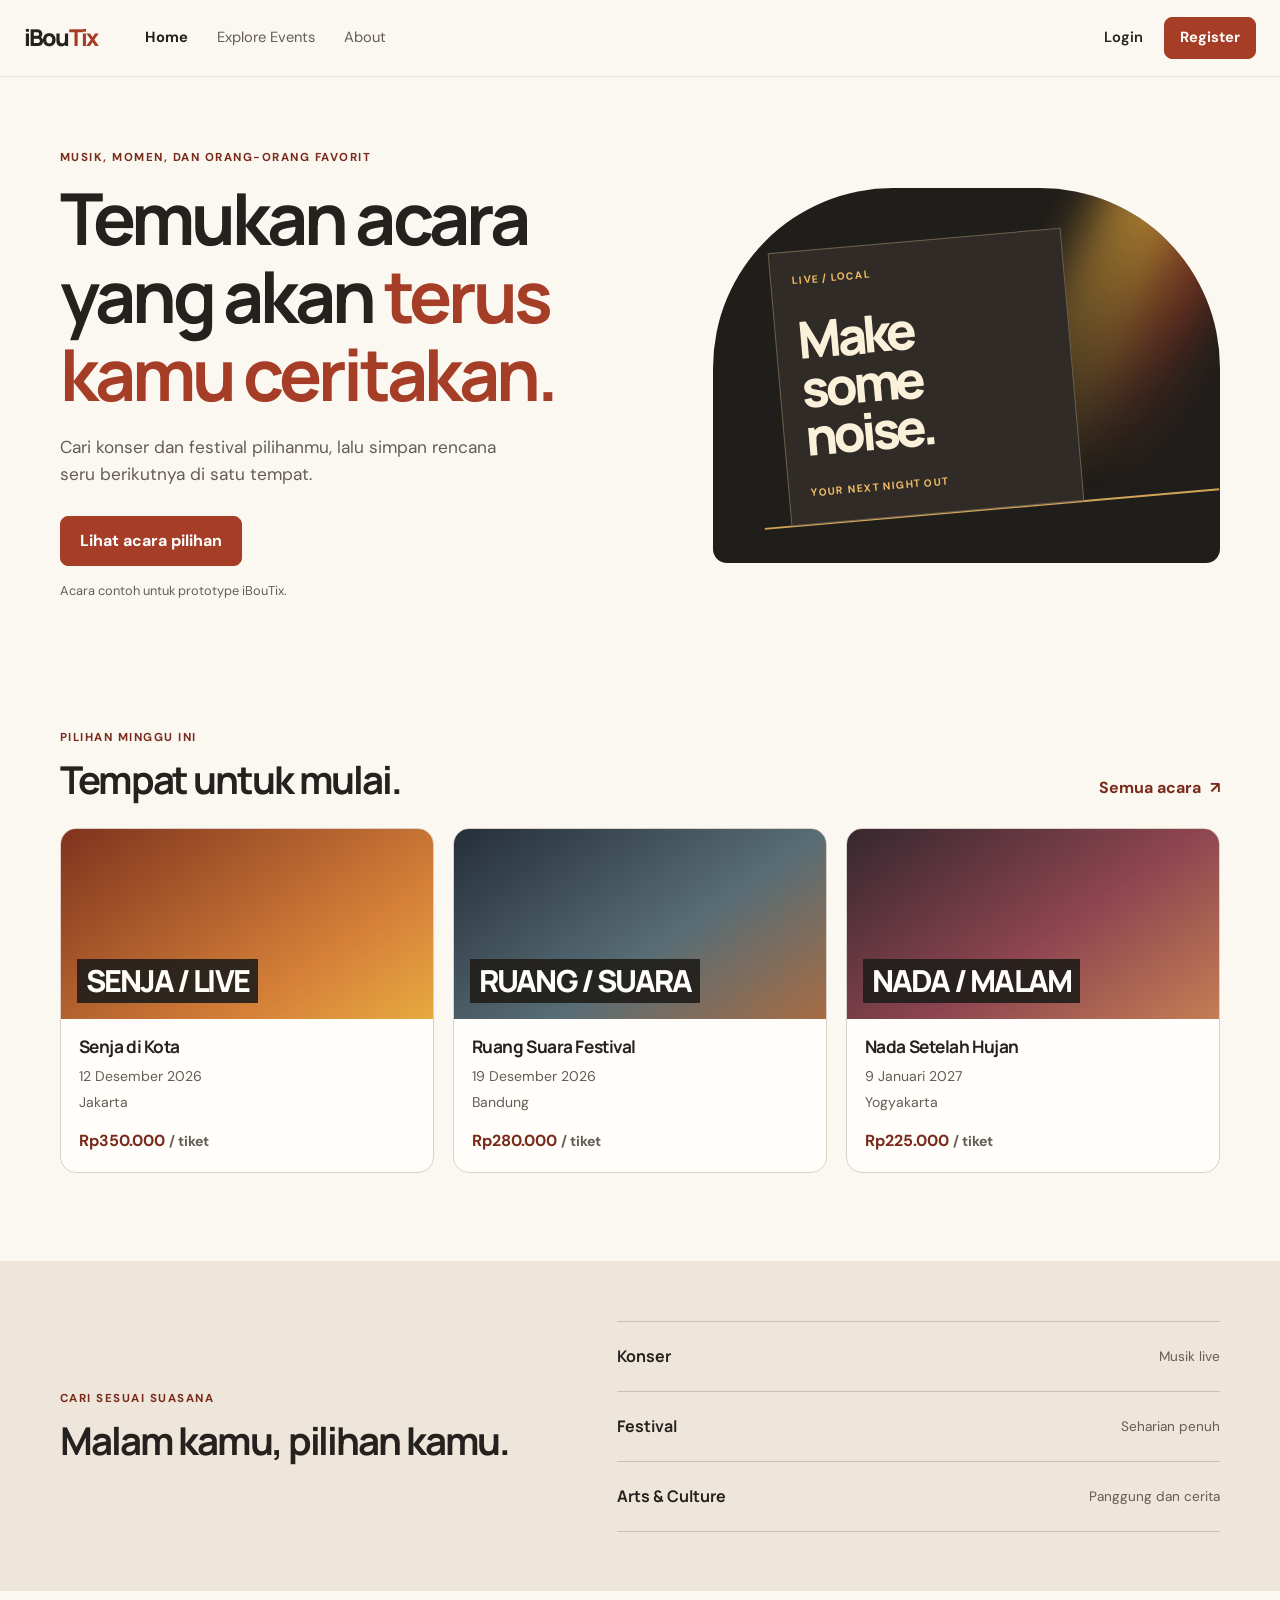
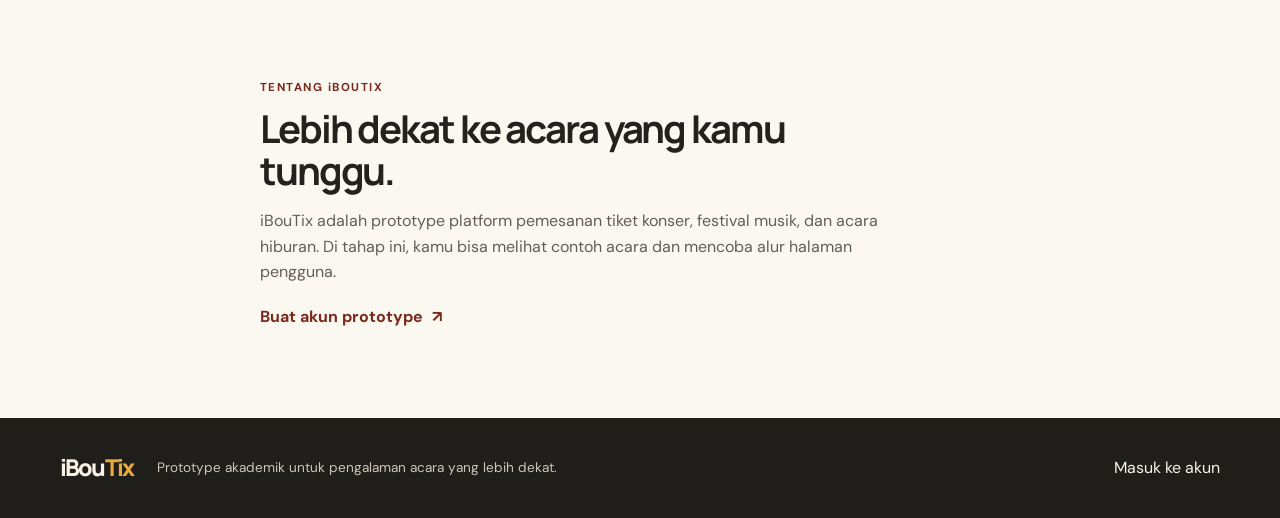
<file: frontend/index.html>
<!doctype html>
<html lang="id">
<head>
  <meta charset="utf-8">
  <meta name="viewport" content="width=device-width, initial-scale=1">
  <meta name="description" content="iBouTix membantu Anda menemukan acara musik dan hiburan.">
  <title>iBouTix | Tiket untuk momen yang ditunggu</title>
  <link rel="preconnect" href="https://fonts.googleapis.com">
  <link rel="preconnect" href="https://fonts.gstatic.com" crossorigin>
  <link href="https://fonts.googleapis.com/css2?family=DM+Sans:wght@400;500;600;700&family=Manrope:wght@500;600;700;800&display=swap" rel="stylesheet">
  <link rel="stylesheet" href="css/global.css">
  <link rel="stylesheet" href="css/landing.css">
  <script src="js/main.js" defer></script>
</head>
<body>
  <header class="site-header">
    <nav class="nav-wrap" aria-label="Navigasi utama">
      <a class="wordmark" href="index.html" aria-label="iBouTix, beranda">iBou<span>Tix</span></a>
      <button class="menu-toggle" type="button" aria-expanded="false" aria-controls="main-nav">Menu</button>
      <div class="nav-links" id="main-nav">
        <a href="index.html" aria-current="page">Home</a><a href="#events">Explore Events</a><a href="#about">About</a>
      </div>
      <div class="nav-actions"><a class="nav-login" href="login.html">Login</a><a class="button button-small" href="register.html">Register</a></div>
    </nav>
  </header>
  <main>
    <section class="hero page-width">
      <div class="hero-copy">
        <p class="eyebrow">MUSIK, MOMEN, DAN ORANG-ORANG FAVORIT</p>
        <h1>Temukan acara yang akan <em>terus kamu ceritakan.</em></h1>
        <p class="hero-lede">Cari konser dan festival pilihanmu, lalu simpan rencana seru berikutnya di satu tempat.</p>
        <a class="button" href="#events">Lihat acara pilihan</a>
        <p class="hero-note">Acara contoh untuk prototype iBouTix.</p>
      </div>
      <div class="hero-art" role="img" aria-label="Ilustrasi panggung konser dengan sorot lampu amber">
        <div class="ticket-stub"><span>LIVE / LOCAL</span><strong>Make<br>some<br>noise.</strong><small>YOUR NEXT NIGHT OUT</small></div>
        <div class="stage-light light-one"></div><div class="stage-light light-two"></div>
        <div class="stage-line"></div>
      </div>
    </section>
    <section class="events-section page-width" id="events">
      <div class="section-heading"><div><p class="eyebrow">PILIHAN MINGGU INI</p><h2>Tempat untuk mulai.</h2></div><a class="text-link" href="user/index.html">Semua acara <span aria-hidden="true">↗</span></a></div>
      <div class="event-grid" data-events></div>
    </section>
    <section class="category-band">
      <div class="page-width category-inner"><div><p class="eyebrow">CARI SESUAI SUASANA</p><h2>Malam kamu, pilihan kamu.</h2></div>
        <div class="category-list"><a href="#events">Konser <span>Musik live</span></a><a href="#events">Festival <span>Seharian penuh</span></a><a href="#events">Arts &amp; Culture <span>Panggung dan cerita</span></a></div>
      </div>
    </section>
    <section class="about-section page-width" id="about">
      <p class="eyebrow">TENTANG iBOUTIX</p><h2>Lebih dekat ke acara yang kamu tunggu.</h2>
      <p>iBouTix adalah prototype platform pemesanan tiket konser, festival musik, dan acara hiburan. Di tahap ini, kamu bisa melihat contoh acara dan mencoba alur halaman pengguna.</p>
      <a class="text-link" href="register.html">Buat akun prototype <span aria-hidden="true">↗</span></a>
    </section>
  </main>
  <footer class="site-footer"><div class="page-width footer-inner"><a class="wordmark" href="index.html">iBou<span>Tix</span></a><p>Prototype akademik untuk pengalaman acara yang lebih dekat.</p><a href="login.html">Masuk ke akun</a></div></footer>
</body>
</html>
</file>
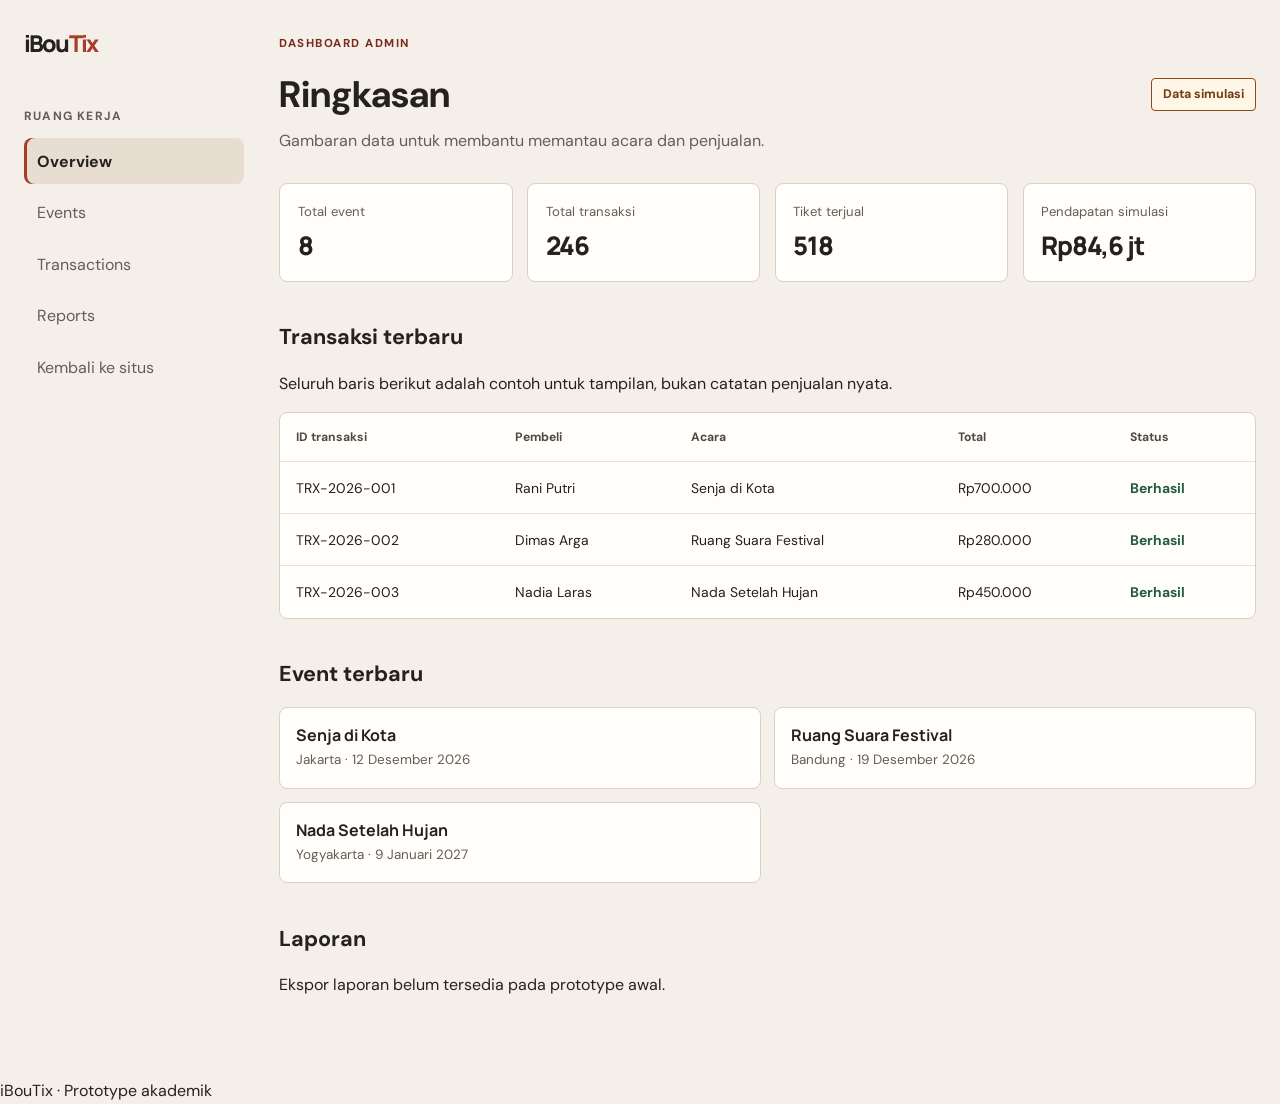
<file: frontend/admin/index.html>
<!doctype html>
<html lang="id">
<head>
  <meta charset="utf-8"><meta name="viewport" content="width=device-width, initial-scale=1">
  <title>Admin | iBouTix</title>
  <link rel="preconnect" href="https://fonts.googleapis.com"><link rel="preconnect" href="https://fonts.gstatic.com" crossorigin>
  <link href="https://fonts.googleapis.com/css2?family=DM+Sans:wght@400;500;600;700&family=Manrope:wght@500;600;700;800&display=swap" rel="stylesheet">
  <link rel="stylesheet" href="../css/global.css"><link rel="stylesheet" href="../css/admin.css"><script src="../js/admin.js" defer></script>
</head>
<body class="admin-page"><div class="admin-shell">
<aside class="admin-sidebar"><a class="wordmark" href="../index.html">iBou<span>Tix</span></a><p>RUANG KERJA</p><nav class="admin-nav" aria-label="Navigasi admin"><a href="#overview" aria-current="page">Overview</a><a href="#events">Events</a><a href="#transactions">Transactions</a><a href="#reports">Reports</a><a href="../index.html">Kembali ke situs</a></nav></aside>
<main class="admin-main" id="overview"><header class="admin-topline"><div><p class="eyebrow">DASHBOARD ADMIN</p><h1>Ringkasan</h1><p>Gambaran data untuk membantu memantau acara dan penjualan.</p></div><span class="simulation-label">Data simulasi</span></header>
<section class="metric-grid" aria-label="Statistik simulasi"><article class="metric"><span>Total event</span><strong>8</strong></article><article class="metric"><span>Total transaksi</span><strong>246</strong></article><article class="metric"><span>Tiket terjual</span><strong>518</strong></article><article class="metric"><span>Pendapatan simulasi</span><strong>Rp84,6 jt</strong></article></section>
<section class="admin-section" id="transactions"><h2>Transaksi terbaru</h2><p class="sample-note">Seluruh baris berikut adalah contoh untuk tampilan, bukan catatan penjualan nyata.</p><div class="table-wrap"><table class="admin-table"><thead><tr><th scope="col">ID transaksi</th><th scope="col">Pembeli</th><th scope="col">Acara</th><th scope="col">Total</th><th scope="col">Status</th></tr></thead><tbody>
<tr><td>TRX-2026-001</td><td>Rani Putri</td><td>Senja di Kota</td><td>Rp700.000</td><td class="status">Berhasil</td></tr>
<tr><td>TRX-2026-002</td><td>Dimas Arga</td><td>Ruang Suara Festival</td><td>Rp280.000</td><td class="status">Berhasil</td></tr>
<tr><td>TRX-2026-003</td><td>Nadia Laras</td><td>Nada Setelah Hujan</td><td>Rp450.000</td><td class="status">Berhasil</td></tr>
</tbody></table></div></section>
<section class="admin-section" id="events"><h2>Event terbaru</h2><div class="admin-event-list"><article class="admin-event"><strong>Senja di Kota</strong><span>Jakarta · 12 Desember 2026</span></article><article class="admin-event"><strong>Ruang Suara Festival</strong><span>Bandung · 19 Desember 2026</span></article><article class="admin-event"><strong>Nada Setelah Hujan</strong><span>Yogyakarta · 9 Januari 2027</span></article></div></section>
<section class="admin-section" id="reports"><h2>Laporan</h2><p class="quiet-state">Ekspor laporan belum tersedia pada prototype awal.</p></section></main></div><footer class="auth-footer">iBouTix · Prototype akademik</footer></body></html>
</file>
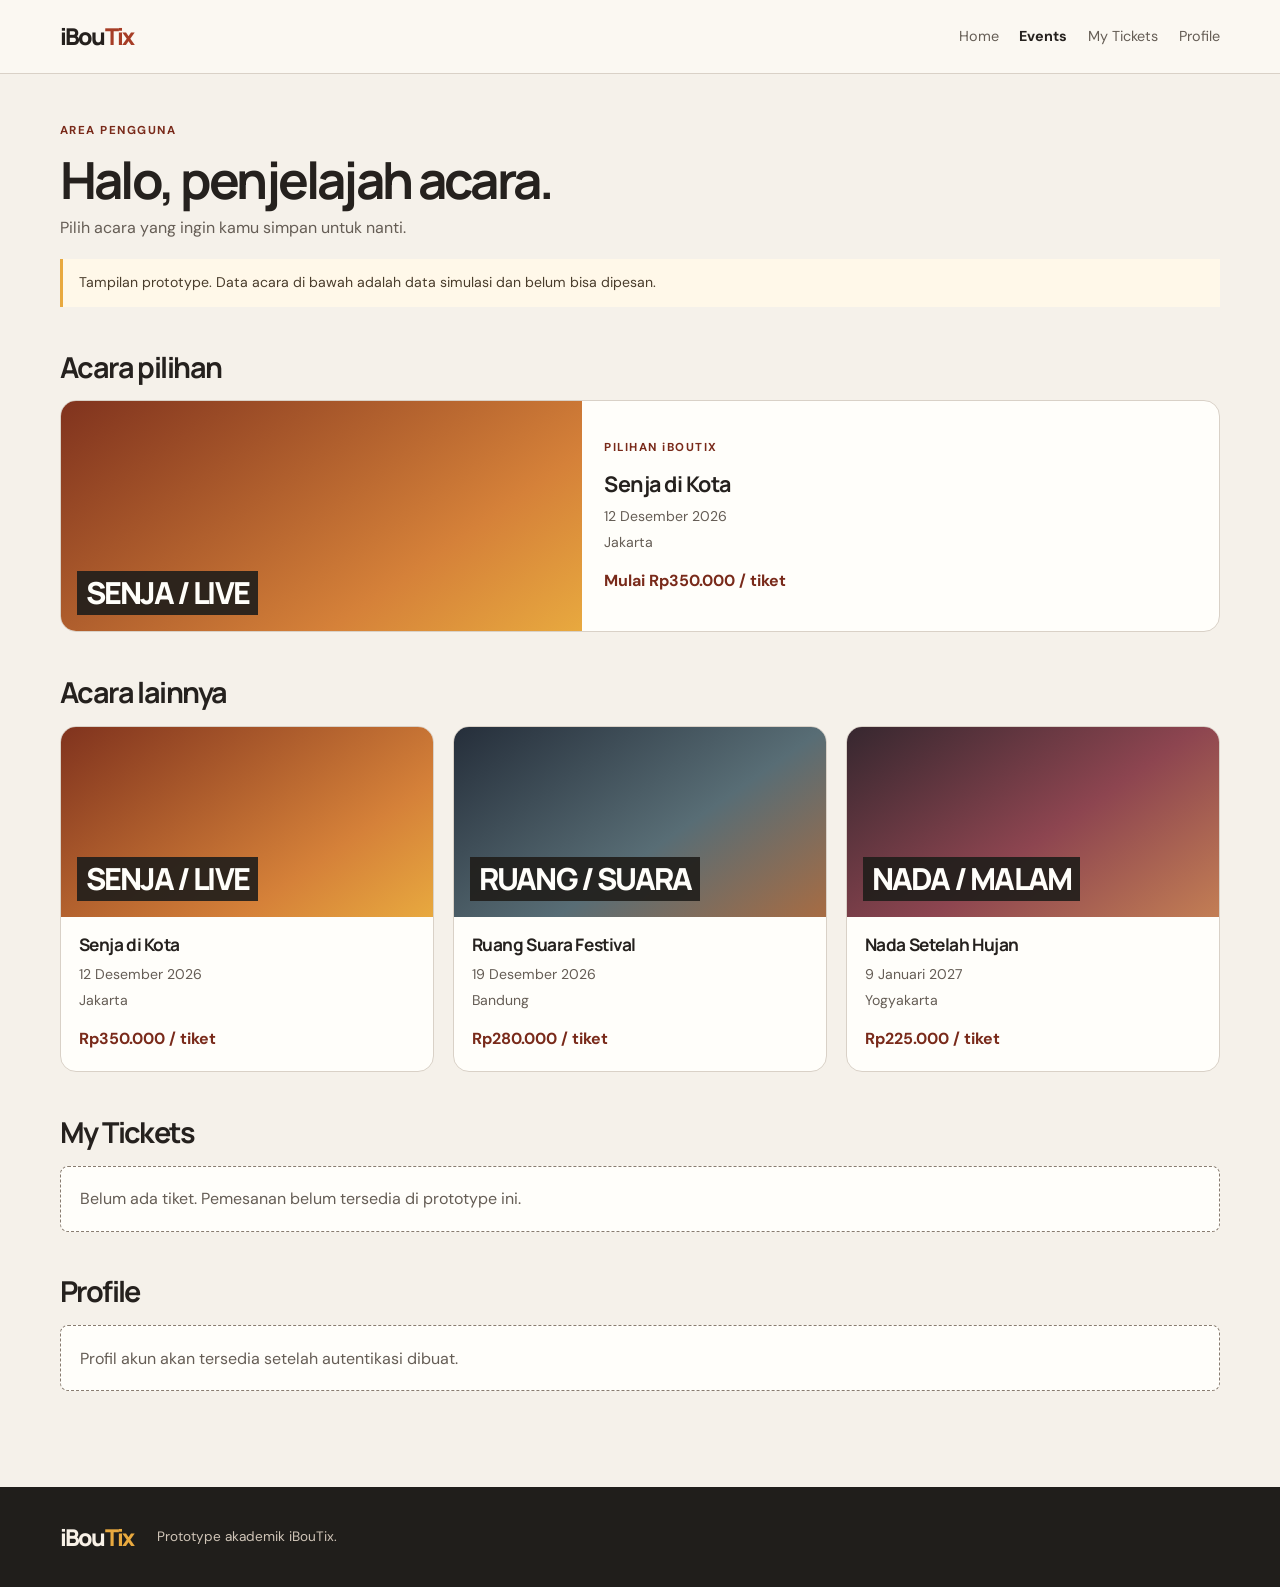
<file: frontend/user/index.html>
<!doctype html>
<html lang="id">
<head>
  <meta charset="utf-8"><meta name="viewport" content="width=device-width, initial-scale=1">
  <title>Area Pengguna | iBouTix</title>
  <link rel="preconnect" href="https://fonts.googleapis.com"><link rel="preconnect" href="https://fonts.gstatic.com" crossorigin>
  <link href="https://fonts.googleapis.com/css2?family=DM+Sans:wght@400;500;600;700&family=Manrope:wght@500;600;700;800&display=swap" rel="stylesheet">
  <link rel="stylesheet" href="../css/global.css"><link rel="stylesheet" href="../css/landing.css"><link rel="stylesheet" href="../css/user.css"><script src="../js/user.js" defer></script>
</head>
<body class="app-page">
<header class="app-header"><a class="wordmark" href="../index.html">iBou<span>Tix</span></a><nav class="app-nav" aria-label="Navigasi pengguna"><a href="../index.html">Home</a><a href="#events" aria-current="page">Events</a><a href="#tickets">My Tickets</a><a href="#profile">Profile</a></nav></header>
<main class="app-main"><section class="app-welcome"><p class="eyebrow">AREA PENGGUNA</p><h1>Halo, penjelajah acara.</h1><p>Pilih acara yang ingin kamu simpan untuk nanti.</p><div class="sample-note">Tampilan prototype. Data acara di bawah adalah data simulasi dan belum bisa dipesan.</div></section>
<section class="user-section"><h2>Acara pilihan</h2><div class="user-feature"><div class="event-poster poster-one" role="img" aria-label="Poster ilustratif Senja di Kota"><strong>SENJA / LIVE</strong></div><div class="event-info"><p class="eyebrow">PILIHAN iBOUTIX</p><h3>Senja di Kota</h3><p class="event-meta">12 Desember 2026</p><p class="event-meta">Jakarta</p><p class="event-price">Mulai Rp350.000 / tiket</p></div></div></section>
<section class="user-section" id="events"><h2>Acara lainnya</h2><div class="user-events" data-user-events></div></section>
<section class="user-section" id="tickets"><h2>My Tickets</h2><p class="quiet-state">Belum ada tiket. Pemesanan belum tersedia di prototype ini.</p></section>
<section class="user-section" id="profile"><h2>Profile</h2><p class="quiet-state">Profil akun akan tersedia setelah autentikasi dibuat.</p></section></main><footer class="site-footer"><div class="page-width footer-inner"><a class="wordmark" href="../index.html">iBou<span>Tix</span></a><p>Prototype akademik iBouTix.</p></div></footer></body></html>
</file>
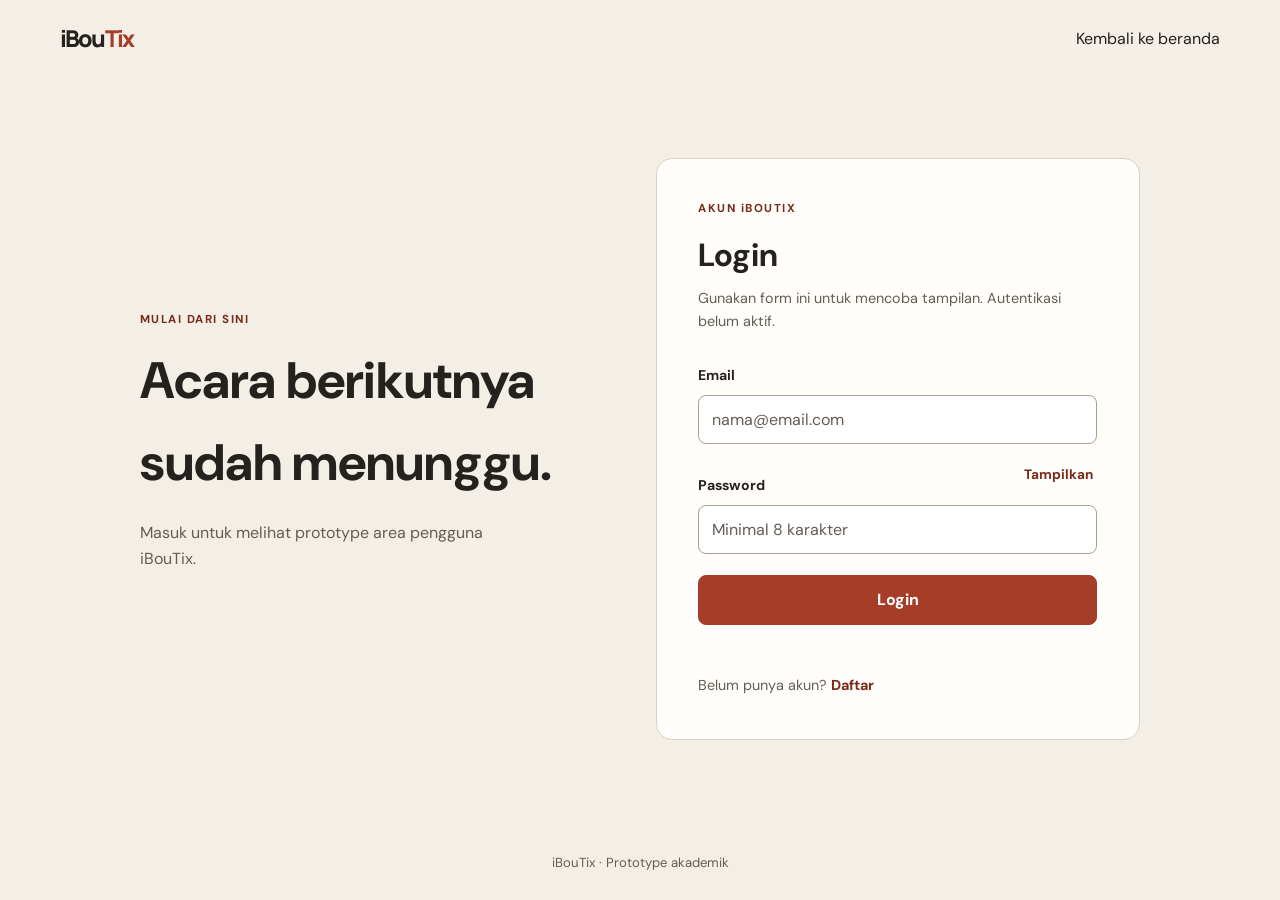
<file: frontend/login.html>
<!doctype html>
<html lang="id">
<head>
  <meta charset="utf-8"><meta name="viewport" content="width=device-width, initial-scale=1">
  <title>Login | iBouTix</title>
  <link rel="preconnect" href="https://fonts.googleapis.com"><link rel="preconnect" href="https://fonts.gstatic.com" crossorigin>
  <link href="https://fonts.googleapis.com/css2?family=DM+Sans:wght@400;500;600;700&family=Manrope:wght@500;600;700;800&display=swap" rel="stylesheet">
  <link rel="stylesheet" href="css/global.css"><link rel="stylesheet" href="css/auth.css"><script src="js/auth.js" defer></script>
</head>
<body class="auth-page"><header class="auth-header"><a class="wordmark" href="index.html">iBou<span>Tix</span></a><nav aria-label="Navigasi akun"><a href="index.html">Kembali ke beranda</a></nav></header>
<main class="auth-layout"><section class="auth-aside"><p class="eyebrow">MULAI DARI SINI</p><h1>Acara berikutnya sudah menunggu.</h1><p>Masuk untuk melihat prototype area pengguna iBouTix.</p></section>
<section class="auth-card"><p class="eyebrow">AKUN iBOUTIX</p><h2>Login</h2><p class="form-intro">Gunakan form ini untuk mencoba tampilan. Autentikasi belum aktif.</p>
<form data-auth-form="login" novalidate>
<label for="email">Email</label><input id="email" name="email" type="email" autocomplete="email" placeholder="nama@email.com" required>
<div class="label-row"><label for="password">Password</label><button class="text-button" type="button" data-password-toggle aria-controls="password" aria-pressed="false">Tampilkan</button></div>
<input id="password" name="password" type="password" autocomplete="current-password" minlength="8" placeholder="Minimal 8 karakter" required>
<button class="button auth-submit" type="submit">Login</button><p class="form-feedback" role="status" aria-live="polite"></p>
</form><p class="auth-switch">Belum punya akun? <a href="register.html">Daftar</a></p></section></main>
<footer class="auth-footer">iBouTix · Prototype akademik</footer></body></html>
</file>
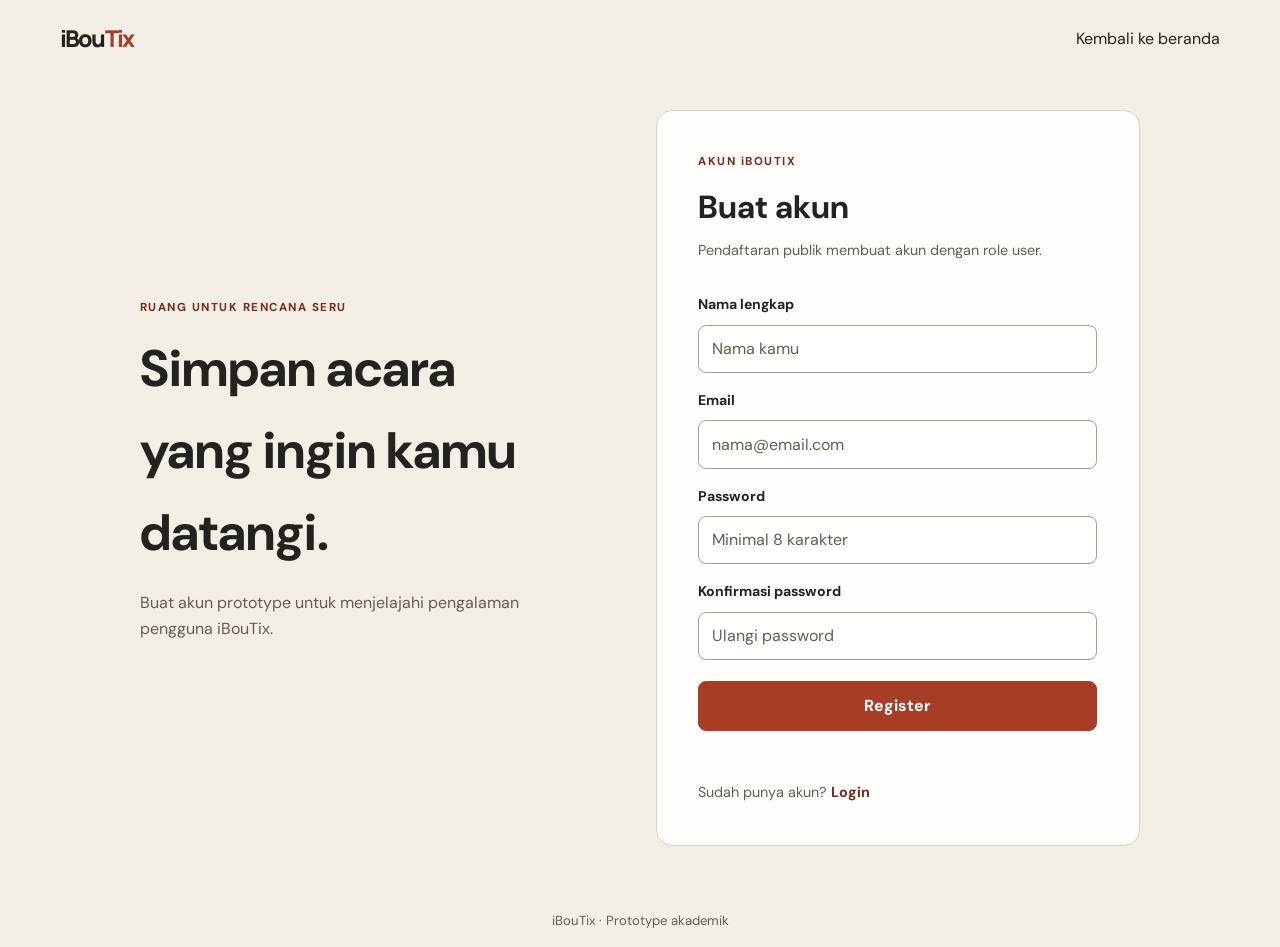
<file: frontend/register.html>
<!doctype html>
<html lang="id">
<head>
  <meta charset="utf-8"><meta name="viewport" content="width=device-width, initial-scale=1">
  <title>Register | iBouTix</title>
  <link rel="preconnect" href="https://fonts.googleapis.com"><link rel="preconnect" href="https://fonts.gstatic.com" crossorigin>
  <link href="https://fonts.googleapis.com/css2?family=DM+Sans:wght@400;500;600;700&family=Manrope:wght@500;600;700;800&display=swap" rel="stylesheet">
  <link rel="stylesheet" href="css/global.css"><link rel="stylesheet" href="css/auth.css"><script src="js/auth.js" defer></script>
</head>
<body class="auth-page"><header class="auth-header"><a class="wordmark" href="index.html">iBou<span>Tix</span></a><nav aria-label="Navigasi akun"><a href="index.html">Kembali ke beranda</a></nav></header>
<main class="auth-layout"><section class="auth-aside"><p class="eyebrow">RUANG UNTUK RENCANA SERU</p><h1>Simpan acara yang ingin kamu datangi.</h1><p>Buat akun prototype untuk menjelajahi pengalaman pengguna iBouTix.</p></section>
<section class="auth-card"><p class="eyebrow">AKUN iBOUTIX</p><h2>Buat akun</h2><p class="form-intro">Pendaftaran publik membuat akun dengan role user.</p>
<form data-auth-form="register" novalidate>
<label for="name">Nama lengkap</label><input id="name" name="name" type="text" autocomplete="name" placeholder="Nama kamu" required>
<label for="email">Email</label><input id="email" name="email" type="email" autocomplete="email" placeholder="nama@email.com" required>
<label for="password">Password</label><input id="password" name="password" type="password" autocomplete="new-password" minlength="8" placeholder="Minimal 8 karakter" required>
<label for="confirm-password">Konfirmasi password</label><input id="confirm-password" name="confirmPassword" type="password" autocomplete="new-password" minlength="8" placeholder="Ulangi password" required>
<button class="button auth-submit" type="submit">Register</button><p class="form-feedback" role="status" aria-live="polite"></p>
</form><p class="auth-switch">Sudah punya akun? <a href="login.html">Login</a></p></section></main>
<footer class="auth-footer">iBouTix · Prototype akademik</footer></body></html>
</file>
<file: frontend/css/global.css>
:root {
  color-scheme: light;
  --ink: #25211e;
  --muted: #655d55;
  --paper: #fbf8f2;
  --surface: #fffefa;
  --line: #d9d1c7;
  --rust: #a63d26;
  --rust-dark: #792a1a;
  --amber: #e8a93f;
  --night: #201e1b;
  --space-1: .5rem;
  --space-2: 1rem;
  --space-3: 1.5rem;
  --space-4: 2rem;
  --space-5: 3rem;
  --space-6: 5rem;
  --radius-sm: 8px;
  --radius-md: 16px;
  --font-body: "DM Sans", sans-serif;
  --font-display: "Manrope", sans-serif;
  font-family: var(--font-body);
  color: var(--ink);
  background: var(--paper);
  font-synthesis: none;
  text-rendering: optimizeLegibility;
}
* { box-sizing: border-box; }
html { scroll-behavior: smooth; }
body { margin: 0; min-width: 320px; font-size: 1rem; line-height: 1.6; }
a { color: inherit; text-decoration: none; }
button, input { font: inherit; }
button, a, label { cursor: pointer; }
a, button { -webkit-tap-highlight-color: transparent; }
a:hover, button:hover { color: var(--rust-dark); }
a:active, button:active { transform: translateY(1px); }
:focus-visible { outline: 3px solid var(--rust); outline-offset: 3px; }
.page-width { width: min(1160px, calc(100% - 48px)); margin-inline: auto; }
.wordmark { font: 800 1.45rem/1 var(--font-display); letter-spacing: -.08em; }
.wordmark span { color: var(--rust); }
.eyebrow { margin: 0 0 .7rem; color: var(--rust-dark); font-size: .72rem; font-weight: 700; letter-spacing: .13em; }
.button { min-height: 48px; display: inline-flex; align-items: center; justify-content: center; padding: .7rem 1.2rem; border: 1px solid var(--rust); border-radius: var(--radius-sm); background: var(--rust); color: white; font-weight: 700; transition: background .18s ease, transform .18s ease; }
.button:hover { background: var(--rust-dark); color: white; }
.button:active { background: #652113; }
.button-small { min-height: 42px; padding: .45rem .95rem; }
.text-link { display: inline-flex; gap: .55rem; align-items: center; color: var(--rust-dark); font-weight: 700; }
.text-link span { transition: transform .18s ease; }
.text-link:hover span { transform: translate(3px,-2px); }
.menu-toggle { display: none; min-height: 44px; padding: 0 .75rem; border: 1px solid var(--line); border-radius: var(--radius-sm); background: transparent; color: var(--ink); font-weight: 600; }
@media (max-width: 760px) {
  .page-width { width: min(100% - 36px, 560px); }
  .menu-toggle { display: inline-flex; align-items: center; }
  .nav-wrap { position: relative; }
  .nav-links { display: none; position: absolute; z-index: 5; inset: calc(100% + 8px) 0 auto; padding: .5rem; border: 1px solid var(--line); border-radius: var(--radius-md); background: var(--surface); box-shadow: 0 12px 28px #25211e18; }
  .nav-links.is-open { display: grid; }
  .nav-links a { min-height: 44px; display: flex; align-items: center; padding-inline: .75rem; }
  .nav-actions .nav-login { display: none; }
}
@media (prefers-reduced-motion: reduce) {
  *, *::before, *::after { scroll-behavior: auto !important; animation-duration: .01ms !important; animation-iteration-count: 1 !important; transition-duration: .01ms !important; }
}
</file>
<file: frontend/css/landing.css>
.site-header { border-bottom: 1px solid #e8e0d6; background: var(--paper); }
.nav-wrap { width: min(1240px, calc(100% - 48px)); min-height: 76px; margin: auto; display: flex; align-items: center; gap: 3rem; }
.nav-links, .nav-actions { display: flex; align-items: center; gap: 1.8rem; }
.nav-links { color: var(--muted); font-size: .92rem; }
.nav-links a[aria-current] { color: var(--ink); font-weight: 700; }
.nav-actions { margin-left: auto; gap: 1.3rem; font-size: .92rem; font-weight: 600; }
.hero { min-height: 510px; display: grid; grid-template-columns: 1fr .86fr; align-items: center; gap: 4rem; padding-block: 4.5rem; }
.hero-copy { max-width: 560px; }
h1, h2 { font-family: var(--font-display); letter-spacing: -.055em; line-height: 1.09; }
.hero h1 { max-width: 620px; margin: 0 0 1.3rem; font-size: clamp(2.7rem, 5.6vw, 5rem); }
.hero h1 em { color: var(--rust); font-style: normal; }
.hero-lede { max-width: 450px; margin: 0 0 1.7rem; color: var(--muted); font-size: 1.08rem; }
.hero-note { margin: .9rem 0 0; color: var(--muted); font-size: .8rem; }
.hero-art { position: relative; min-height: 375px; overflow: hidden; border-radius: 180px 180px 14px 14px; background: var(--night); }
.ticket-stub { position: absolute; z-index: 2; top: 14%; left: 13%; width: 58%; height: 73%; padding: 1.3rem; display: flex; flex-direction: column; justify-content: space-between; border: 1px solid #f4dba74d; background: #302b26; color: #fbf0d9; transform: rotate(-5deg); }
.ticket-stub span, .ticket-stub small { color: #f0bd63; font-size: .65rem; font-weight: 700; letter-spacing: .12em; }
.ticket-stub strong { font: 800 clamp(2rem, 4vw, 3.6rem)/.95 var(--font-display); letter-spacing: -.08em; }
.stage-light { position: absolute; width: 100px; height: 130%; top: -15%; opacity: .8; transform: rotate(27deg); filter: blur(22px); }
.light-one { left: 60%; background: linear-gradient(180deg, #e5a63a, transparent 72%); }
.light-two { left: 78%; width: 65px; background: linear-gradient(180deg, #a63d26, transparent 72%); }
.stage-line { position: absolute; left: 10%; right: 0; bottom: 14%; height: 2px; background: #f0bd63; transform: rotate(-5deg); opacity: .85; }
.events-section { padding-block: 3.5rem 5.5rem; }
.section-heading { display: flex; align-items: end; justify-content: space-between; gap: 1.5rem; margin-bottom: 1.7rem; }
.section-heading h2, .category-inner h2, .about-section h2 { margin: 0; font-size: clamp(1.8rem, 3vw, 2.6rem); }
.event-grid { display: grid; grid-template-columns: repeat(3, minmax(0, 1fr)); gap: 1.2rem; }
.event-card { overflow: hidden; border: 1px solid var(--line); border-radius: var(--radius-md); background: var(--surface); }
.event-poster { min-height: 190px; padding: 1rem; display: flex; align-items: end; color: white; background: var(--poster, #42342c); }
.event-poster strong { max-width: 240px; padding: .45rem .55rem; background: #201e1be8; color: #fffefa; font: 800 1.9rem/.98 var(--font-display); letter-spacing: -.06em; }
.poster-one { --poster: linear-gradient(145deg, #80331e, #d58139 70%, #e8a93f); }
.poster-two { --poster: linear-gradient(145deg, #252e3a, #586d75 58%, #a76c43); }
.poster-three { --poster: linear-gradient(145deg, #36272f, #8d4550 55%, #c37e54); }
.event-info { padding: 1rem 1.1rem 1.2rem; }
.event-info h3 { margin: 0 0 .45rem; font: 700 1.08rem var(--font-display); letter-spacing: -.025em; }
.event-meta { margin: .2rem 0; color: var(--muted); font-size: .88rem; }
.event-price { margin: .9rem 0 0; color: var(--rust-dark); font-weight: 700; }
.category-band { background: #eee6da; }
.category-inner { padding-block: 3.7rem; display: grid; grid-template-columns: .9fr 1.1fr; gap: 4rem; align-items: center; }
.category-list { border-top: 1px solid #c9bfb2; }
.category-list a { min-height: 70px; display: flex; align-items: center; justify-content: space-between; gap: 1rem; border-bottom: 1px solid #c9bfb2; font: 700 1rem var(--font-display); }
.category-list span { color: var(--muted); font: 400 .85rem var(--font-body); }
.about-section { max-width: 760px; padding-block: 5.5rem; }
.about-section h2 { max-width: 600px; margin-bottom: 1rem; }
.about-section > p:not(.eyebrow) { max-width: 640px; margin: 0 0 1.2rem; color: var(--muted); }
.site-footer { background: var(--night); color: #f8f1e7; }
.footer-inner { min-height: 100px; display: flex; align-items: center; gap: 1.5rem; }
.footer-inner p { margin: 0; color: #d0c5b8; font-size: .85rem; }
.footer-inner > a:last-child { margin-left: auto; min-height: 44px; display: flex; align-items: center; color: #f8f1e7; }
.footer-inner .wordmark span { color: var(--amber); }
@media (max-width: 860px) {
  .nav-wrap { gap: 1.5rem; }
  .hero { gap: 2rem; grid-template-columns: 1.1fr .9fr; }
  .hero-art { min-height: 330px; }
  .category-inner { gap: 2rem; }
}
@media (max-width: 640px) {
  .nav-wrap { width: calc(100% - 36px); min-height: 68px; gap: .6rem; }
  .nav-actions { gap: .4rem; }
  .button-small { min-height: 44px; padding-inline: .7rem; }
  .hero { grid-template-columns: 1fr; gap: 2rem; padding-block: 3.2rem; }
  .hero-art { min-height: 300px; width: min(100%, 410px); justify-self: center; }
  .section-heading { align-items: start; flex-direction: column; }
  .event-grid { grid-template-columns: 1fr; }
  .event-poster { min-height: 210px; }
  .category-inner { grid-template-columns: 1fr; gap: 1.5rem; padding-block: 3rem; }
  .about-section { padding-block: 3.5rem; }
  .footer-inner { align-items: start; flex-direction: column; justify-content: center; gap: .6rem; padding-block: 1.4rem; }
  .footer-inner > a:last-child { margin-left: 0; }
}
</file>
<file: frontend/css/admin.css>
.admin-page { min-height: 100vh; background: #f4f0e9; }
.admin-shell { width: min(1240px, calc(100% - 48px)); margin: auto; display: grid; grid-template-columns: 220px 1fr; gap: 2.2rem; }
.admin-sidebar { padding-block: 2rem; }
.admin-sidebar .wordmark { display: inline-block; margin-bottom: 2.5rem; }
.admin-sidebar p { color: var(--muted); font-size: .75rem; font-weight: 700; letter-spacing: .1em; }
.admin-nav { display: grid; gap: .35rem; }
.admin-nav a { min-height: 46px; display: flex; align-items: center; padding: 0 .8rem; border-radius: var(--radius-sm); color: var(--muted); }
.admin-nav a[aria-current] { background: #e7ded1; color: var(--ink); font-weight: 700; box-shadow: inset 3px 0 var(--rust); }
.admin-main { min-width: 0; padding-block: 2.2rem 4rem; }
.admin-topline { display: flex; align-items: start; justify-content: space-between; gap: 1rem; margin-bottom: 1.8rem; }
.admin-topline h1 { margin: 0; font-size: 2.3rem; }
.admin-topline p:last-child { margin: .3rem 0 0; color: var(--muted); }
.simulation-label { align-self: center; padding: .35rem .7rem; border: 1px solid #8c4b19; border-radius: 4px; color: #713c14; background: #fff6e8; font-size: .78rem; font-weight: 700; }
.metric-grid { display: grid; grid-template-columns: repeat(4, minmax(0, 1fr)); gap: .9rem; }
.metric { padding: 1.1rem; border: 1px solid var(--line); border-radius: var(--radius-sm); background: var(--surface); }
.metric span { display: block; color: var(--muted); font-size: .82rem; }
.metric strong { display: block; margin-top: .35rem; font: 800 clamp(1.25rem, 2vw, 1.8rem) var(--font-display); letter-spacing: -.04em; }
.admin-section { margin-top: 2.4rem; }
.admin-section h2 { margin: 0 0 1rem; font-size: 1.35rem; }
.table-wrap { overflow-x: auto; border: 1px solid var(--line); border-radius: var(--radius-sm); background: var(--surface); }
.admin-table { width: 100%; border-collapse: collapse; text-align: left; font-size: .87rem; }
.admin-table th, .admin-table td { padding: .9rem 1rem; border-bottom: 1px solid #e9e2d9; white-space: nowrap; }
.admin-table th { color: #504940; font-size: .76rem; }
.admin-table tbody tr:last-child td { border-bottom: 0; }
.status { color: #245b3d; font-weight: 700; }
.admin-event-list { display: grid; grid-template-columns: repeat(2, minmax(0, 1fr)); gap: .8rem; }
.admin-event { padding: 1rem; border: 1px solid var(--line); border-radius: var(--radius-sm); background: var(--surface); }
.admin-event strong { display: block; font: 700 1rem var(--font-display); }
.admin-event span { color: var(--muted); font-size: .84rem; }
@media (max-width: 900px) { .admin-shell { grid-template-columns: 170px 1fr; gap: 1.3rem; } .metric-grid { grid-template-columns: repeat(2, minmax(0, 1fr)); } }
@media (max-width: 640px) {
  .admin-shell { width: calc(100% - 36px); display: block; }
  .admin-sidebar { padding-block: 1.2rem .5rem; }
  .admin-sidebar .wordmark { margin-bottom: .9rem; }
  .admin-sidebar p { margin: 0 0 .4rem; }
  .admin-nav { display: flex; overflow-x: auto; gap: .4rem; }
  .admin-nav a { flex: 0 0 auto; padding-inline: .7rem; }
  .admin-main { padding-top: 1.4rem; }
  .admin-topline { flex-direction: column; }
  .admin-event-list { grid-template-columns: 1fr; }
  .metric-grid { gap: .6rem; }
  .metric { padding: .8rem; }
}
</file>
<file: frontend/css/user.css>
.app-page { min-height: 100vh; background: #f5f1ea; }
.app-header { min-height: 74px; padding-inline: max(24px, calc((100vw - 1160px)/2)); display: flex; align-items: center; gap: 2rem; border-bottom: 1px solid var(--line); background: var(--paper); }
.app-header .app-nav { display: flex; gap: 1.3rem; margin-left: auto; color: var(--muted); font-size: .9rem; }
.app-header .app-nav a { min-height: 44px; display: flex; align-items: center; }
.app-header .app-nav a[aria-current] { color: var(--ink); font-weight: 700; }
.app-main { width: min(1160px, calc(100% - 48px)); margin: auto; padding-block: 3rem 5rem; }
.app-welcome { margin-bottom: 2.3rem; }
.app-welcome h1 { margin: 0 0 .5rem; font-size: clamp(2rem, 4vw, 3.2rem); }
.app-welcome p:not(.eyebrow) { margin: 0; color: var(--muted); }
.sample-note { margin-top: 1.1rem; padding: .8rem 1rem; border-left: 3px solid var(--amber); background: #fff8e9; color: #493c2b; font-size: .88rem; }
.user-section { margin-top: 2.8rem; }
.user-section h2 { margin: 0 0 1.1rem; font-size: 1.8rem; }
.user-events { display: grid; grid-template-columns: repeat(3, minmax(0, 1fr)); gap: 1.2rem; }
.user-feature { display: grid; grid-template-columns: .9fr 1.1fr; border: 1px solid var(--line); border-radius: var(--radius-md); overflow: hidden; background: var(--surface); }
.user-feature .event-poster { min-height: 230px; }
.user-feature .event-info { align-self: center; padding: 1.4rem; }
.user-feature .event-info h3 { font-size: 1.35rem; }
.quiet-state { padding: 1.2rem; border: 1px dashed #887c70; border-radius: var(--radius-sm); color: var(--muted); background: var(--surface); }
@media (max-width: 820px) { .user-events { grid-template-columns: repeat(2, minmax(0, 1fr)); } .user-feature { grid-template-columns: 1fr; } }
@media (max-width: 600px) {
  .app-header { padding-inline: 18px; flex-wrap: wrap; gap: .5rem; padding-block: .8rem; }
  .app-header .app-nav { width: 100%; margin: 0; gap: .5rem 1.2rem; flex-wrap: wrap; }
  .app-main { width: calc(100% - 36px); padding-top: 2rem; }
  .user-events { grid-template-columns: 1fr; }
  .user-feature .event-poster { min-height: 190px; }
}
</file>
<file: frontend/css/auth.css>
.auth-page { min-height: 100vh; background: #f3eee6; }
.auth-header { width: min(1160px, calc(100% - 48px)); height: 78px; margin: auto; display: flex; align-items: center; justify-content: space-between; }
.auth-header > a:last-child { color: var(--muted); font-size: .9rem; }
.auth-layout { width: min(1000px, calc(100% - 48px)); min-height: calc(100vh - 142px); margin: 0 auto; padding-block: 2rem 3rem; display: grid; grid-template-columns: .9fr 1fr; align-items: center; gap: 5rem; }
.auth-aside h1 { max-width: 440px; margin: 0 0 1rem; font-size: clamp(2.4rem, 4vw, 3.7rem); }
.auth-aside > p:last-child { max-width: 380px; color: var(--muted); }
.auth-card { padding: clamp(1.5rem, 4vw, 2.6rem); border: 1px solid var(--line); border-radius: var(--radius-md); background: var(--surface); }
.auth-card h2 { margin: 0; font-size: 2rem; }
.form-intro { margin: .35rem 0 1.5rem; color: var(--muted); font-size: .9rem; }
.auth-card form { display: grid; gap: .55rem; }
.auth-card label { margin-top: .45rem; font-size: .88rem; font-weight: 700; }
.auth-card input { width: 100%; min-height: 48px; padding: .65rem .8rem; border: 1px solid #a89e93; border-radius: var(--radius-sm); background: white; color: var(--ink); }
.auth-card input::placeholder { color: #655d55; }
.auth-card input:focus-visible { outline-offset: 1px; }
.label-row { display: flex; align-items: end; justify-content: space-between; }
.text-button { min-height: 44px; padding: .25rem .3rem; border: 0; background: transparent; color: var(--rust-dark); font-size: .85rem; font-weight: 700; }
.auth-submit { width: 100%; margin-top: .75rem; }
.form-feedback { min-height: 1.5em; margin: .25rem 0 0; color: var(--rust-dark); font-size: .88rem; }
.form-feedback[data-state="success"] { color: #245b3d; }
.auth-switch { margin: 1rem 0 0; color: var(--muted); font-size: .9rem; }
.auth-switch a { color: var(--rust-dark); font-weight: 700; }
.auth-footer { padding: 1rem 24px; text-align: center; color: var(--muted); font-size: .82rem; }
@media (max-width: 720px) {
  .auth-header { width: calc(100% - 36px); height: 68px; }
  .auth-layout { width: min(100% - 36px, 480px); min-height: auto; grid-template-columns: 1fr; gap: 1.5rem; padding-block: 1rem 2.5rem; }
  .auth-aside h1 { font-size: clamp(2rem, 9vw, 3rem); }
  .auth-aside > p:last-child { margin-bottom: 0; }
}
</file>
